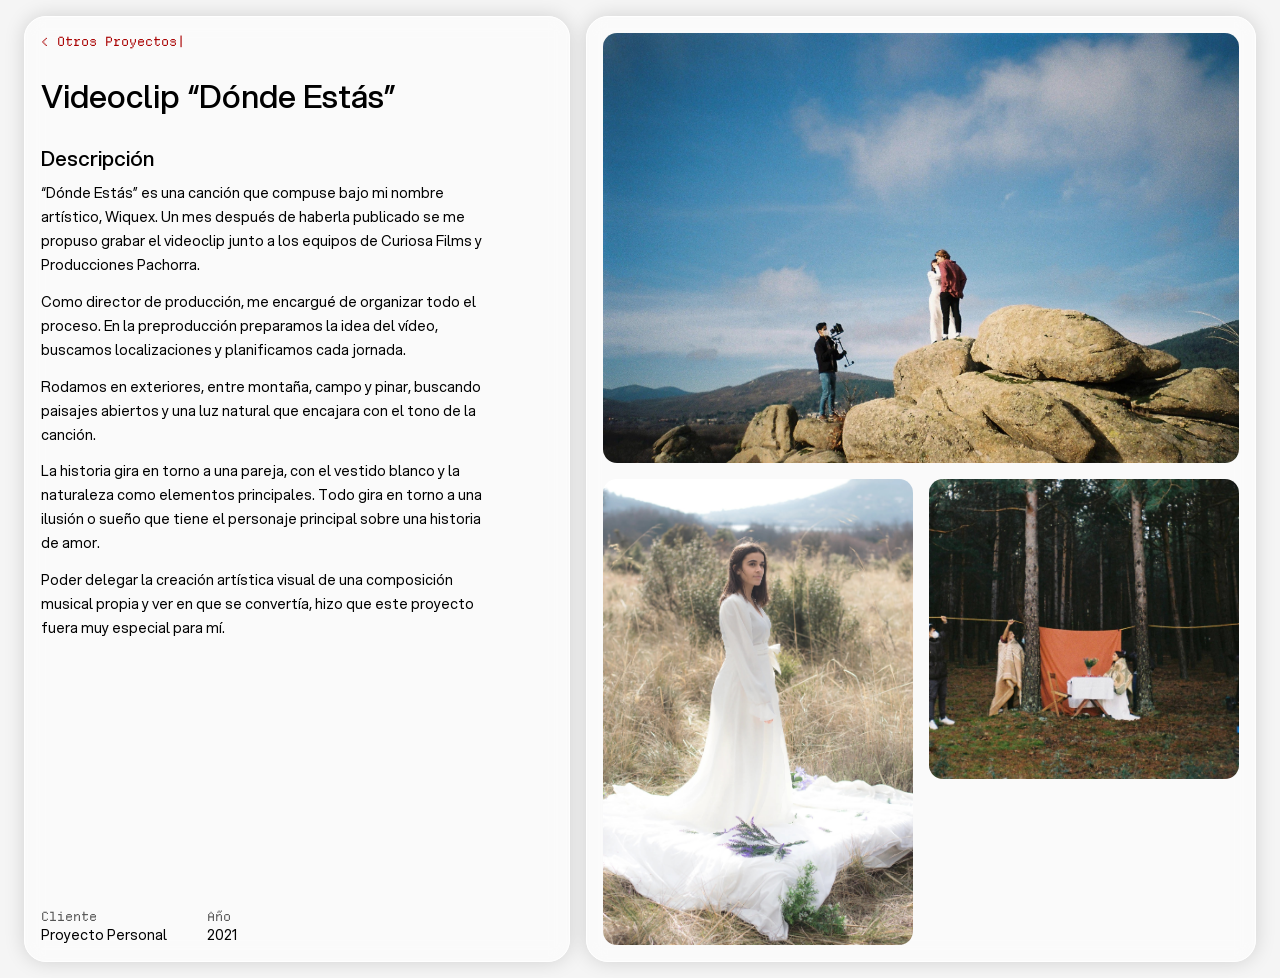
<file: projects/donde-estas.html>
<!DOCTYPE html>
<html lang="es">
<head>
    <meta charset="UTF-8">
    <meta name="viewport" content="width=device-width, initial-scale=1.0">
    <link rel="stylesheet" href="../css/reset.css">
    <link rel="stylesheet" href="../css/index.css">
    <link rel="stylesheet" href="../css/project.css">
    <link rel="icon" type="image/x-icon" href="../assets/logos/web-icon.ico">
    <title>Pablo Bueno</title>
</head>
<body>
    
    <main>
    <!-- PROJECT DETAILS - Videoclip Donde estas -->

        <div class="ProjectDetails">
            <section class="ProjectData Project-style">
                <div class="ProjectData-wrapper">
                    <button class="ProjectData-BackButton"> &lt; Otros Proyectos|</button>
                    <h2 class="ProjectData-title">Videoclip “Dónde Estás”</h2>

                    <div class="ProjectData-description-wrapper">
                        <h3 class="ProjectData-descriptionTitle">Descripción</h3>
                        <div class="ProjectData-decription">
                            <p class="description-text">
                                “Dónde Estás” es una canción que compuse bajo mi nombre artístico, Wiquex. Un mes después de haberla publicado se me propuso grabar el videoclip junto a los equipos de Curiosa Films y Producciones Pachorra.
                            </p>
                            <p class="description-text">
                                Como director de producción, me encargué de organizar todo el proceso. En la preproducción preparamos la idea del vídeo, buscamos localizaciones y planificamos cada jornada. 
                            </p>
                            <p class="description-text">
                                Rodamos en exteriores, entre montaña, campo y pinar, buscando paisajes abiertos y una luz natural que encajara con el tono de la canción.
                            </p>
                            <p class="description-text">
                                La historia gira en torno a una pareja, con el vestido blanco y la naturaleza como elementos principales. Todo gira en torno a una ilusión o sueño que tiene el personaje principal sobre una historia de amor.
                            </p>
                            <p class="description-text">
                                Poder delegar la creación artística visual de una composición musical propia y ver en que se convertía, hizo que este proyecto fuera muy especial para mí.
                            </p>
                        </div>
                    </div>
                </div>

                <div class="ProjectMetadata">
                    <div class="clientMetadata">
                        <!-- Creo que iria al revés? -->
                        <h4 class="client-title meta-title-style">Cliente</h4>
                        <p class="client-name meta-text-style">Proyecto Personal</p>
                    </div>
                    <div class="yearMetadata">
                        <!-- Creo que iria al revés? -->
                        <h4 class="year-title meta-title-style">Año</h4>
                        <p class="year-number meta-text-style">2021</p>
                    </div>
                </div>

            </section>

            <div class="ProjectGallery Project-style">
                <img src="../assets/images/dondeEstas/dnd_img_03.jpg" alt="#" class="ProjectGallery-img main-img" title="Making of montaña">
                <img src="../assets/images/dondeEstas/dnd_img_01.jpg" alt="#" class="ProjectGallery-img" title="Making of vestido">
                <img src="../assets/images/dondeEstas/dnd_img_05.jpg" alt="#" class="ProjectGallery-img" title="Making of bosque">
            </div>

        </div>
        
        <!-- / PROJECT DETAILS - Videoclip Donde estas -->

    </main>
</body>
</html>
</file>
<file: css/index.css>
:root {
    --bg-color: #F5F5F5 ;
    --white-primary: #FFFFFF;
    --white-primary-50: rgba(255, 255, 255, 0.5);
    --black-primary: #020A12;
    --black-textBlock: #313131;
    --black-secondary: #555555;
    --accent-color: #A90000;

    --border-radius-s: 8px;
    --border-radius-md: 14px;
    --border-radius-lg: 16px;
    --border-radius-xl: 22px;
    --border-radius-full: 100px;

    --font-sans: 'Aspekta', system-ui, sans-serif;
    --font-mono: 'Departure Mono', ui-monospace, monospace;

    --font-size-xxs: 0.7rem;
    --font-size-xs: 0.8rem;
    --font-size-s: 0.9rem;
    --font-size-m: 1.1rem;
    --font-size-title: 1.3rem;
    --font-size-heading: 2rem;
    --font-size-heading-sect: 4rem;

    --line-height-text: 1.5rem;
    --padding-page: 4rem;
    --padding-page-big: 4rem 12rem;
}


@font-face {
  font-family: 'Aspekta';
  /* src: url('assets/fonts/Aspekta/AspektaVF.woff2') format('woff2'); */
  src: url(../assets/fonts/Aspekta/AspektaVF.woff2) format('woff2');
  font-weight: 100 900;
  font-style: normal;
  font-display: swap;
}

@font-face {
  font-family: 'Departure Mono';
  src: url(../assets/fonts/DepartureMono-1.500/DepartureMono-Regular.woff2) format('woff2');
  font-weight: 400;
  font-style: normal;
  font-display: swap;
}


body {
    font-family: var(--font-sans);
    background-color: var(--bg-color);
}

.Hero {
    background-color: var(--bg-color);
    position: relative;
    z-index: 100;

    display: flex;
    justify-content: center;
    align-items: center;

    font-family: var(--font-mono);
    min-height: 100vh;
    .Hero-wrapper {
        display: grid;
        grid-template-columns: 1fr auto 1fr;
        align-items: end;
        column-gap: 3rem;

        width: 100%;
        padding: 0 var(--padding-page);
        max-height: 400px;
        /* width: 70%; */
        .Hero-name{
            justify-self: end;
            min-width: 250px;
            /* max-width: 90%; */
        }
        .Hero-anim {
            position: relative;
            background-color: #555555;
            width: 300px;
            aspect-ratio: 1/1;
            border-radius: var(--border-radius-md);
            overflow: hidden;
            .hero-anim-img {
                position: absolute;
                inset: 0;
                width: 100%;
                height: 100%;
                object-fit: cover;
            }
        }
        .Hero-jobs {
            display: flex;
            flex-direction: column;
            justify-content: start;
            align-items: start;
            justify-self: start;
            line-height: 1.3;
            padding-bottom: 14px; 
            font-size: var(--font-size-m);
        }
    }
    .Hero-decription {
        position: absolute;
        top: 5%;
        left: 5%;
        font-size: var(--font-size-xs);
    }
    .Hero-scroll {
        position: absolute;
        bottom: 4%;
        margin: 0 auto;
        font-size: var(--font-size-xs);
    }
}

.Header {
    position: fixed;
    z-index: 2;

    top: 20px;
    left: 25%;

    display: flex;
    align-items: center;
    justify-content: space-between;

    
    width: 50%;
    min-width: 720px;
    height: 62px;
    padding: 0 8px 0 22px;

    background: var(--white-primary-50);
    border: solid 1px var(--white-primary);
    -webkit-backdrop-filter: blur(9px);
    backdrop-filter: blur(9px);
    box-shadow: 0 0 20px rgba(0, 0, 0, 0.3);
    border-radius: var(--border-radius-full);

    .Header-logo {
        /* border: solid 1px red; */
        width: 8rem;
        max-height: 50%;
    }
    .Header-jobs {
        font-family: var(--font-mono);
        font-size: var(--font-size-xs);
        color: var(--black-secondary);
    }
    .Header-button{
        font-family: var(--font-mono);
        height: 46px;
        padding: 0 20px;
        display: flex;
        align-items: center;
        gap: 1px;
        border: 1px solid #fff;
        border-radius: 999px;
        overflow: hidden;

        background: rgba(255, 255, 255, 0.6);
        -webkit-backdrop-filter: blur(9px);
        backdrop-filter: blur(9px);
        box-shadow: 0 8px 30px rgba(2, 10, 18, 0.06),/* sombra exterior */inset 0 1px 0 rgba(255, 255, 255, 0.9); /* brillo del borde superior */

    }
}

/* MAIN */

/* GENERAL STYLES */

.services-title,
.InspoPanel-title,
.AboutHeader-subtitle,
.contact-title {
    font-size: var(--font-size-heading-sect);
    font-weight: 600;
    letter-spacing: -0.03em;
    line-height: 1.1;
    color: var(--black-primary);
    margin-bottom: 1rem;
}

.services-text, .InspoPanel-description, .contact-description {
    font-size: var(--font-size-title);
}
.servicesText-line  {
    font-size: var(--font-size-m);
}

.services-tag-wrapper,
.Skills-wrapper {
    display: flex;
    flex-wrap: wrap;
    gap: 0.5rem;
}
.services-tag,
.Skill {
    padding: 0.3rem 0.7rem;
    border: solid 1px var(--black-primary);
    border-radius: var(--border-radius-full);

    font-family: var(--font-mono);
    font-size: var(--font-size-xxs);
}

/* Carousel */

.ProjectCarousel {
    background-color: #555555;
    position: relative;

    min-height: 100vh;

    .Project-slide {
        position: absolute;
        /* background-color: #A90000; */
        width: 100%;
        height: 100vh;

        .Project-img {
            max-height: 100vh;
            object-fit: cover;
        }
        .Project-info {
            position: absolute;
            top: 20%;
            left: 5%;
            display: flex;
            flex-direction: column;
            justify-content: start;
            align-items: start;

            background: var(--white-primary-50);
            border: solid 1px var(--white-primary);
            -webkit-backdrop-filter: blur(9px);
            backdrop-filter: blur(9px);
            box-shadow: 0 0 20px rgba(0, 0, 0, 0.15);
            border-radius: var(--border-radius-full);

            padding: 1.2rem 2rem;

            .info-title {
                font-weight: 500;
                font-size: var(--font-size-title);
            }
            .info-description {
                font-family: var(--font-mono);
                font-size: var(--font-size-s);
                color: var(--black-secondary);
            }
        }
    }
    .Buttons {
        position: absolute;
        bottom: 5%;
        left: 5%;
        width: 90%;
        
        display: flex;
        justify-content: space-between;
        align-items: center;

        font-family: var(--font-mono);
        .button-style {
            background: var(--white-primary-50);
            border: solid 1px var(--white-primary);
            -webkit-backdrop-filter: blur(9px);
            backdrop-filter: blur(9px);
            box-shadow: 0 0 20px rgba(0, 0, 0, 0.15);
            border-radius: var(--border-radius-full);
        }
        .button {
            min-width: 50px;
            min-height: 50px;
        }
        .button-page {
            font-size: var(--font-size-xxs);
            padding: 0.6rem 1.2rem;
        }
    }
}




/* SERVICES */

.Services {
    display: flex;
    flex-direction: column;
    gap: 1.5rem;

    padding: var(--padding-page-big);

    .servicesText-wrapper {
        display: flex;
        align-items: center;
        gap: 1rem;

        font-size: var(--font-size-heading);
        color: var(--black-textBlock);
        .servicesText-rotator {
            position: relative;
            width: 80%;
            min-height: 2.8rem;
            .servicesText-placeholder {
                position: absolute;
                top: 0;
                left: 0;
                background-color: var(--accent-color);
                border-radius: var(--border-radius-s);

                font-family: var(--font-mono);
                font-size: var(--font-size-title);
                letter-spacing: 0;
                color: var(--white-primary);
                .servicesText-line {
                    background-color: var(--accent-color);
                    border-radius: var(--border-radius-s);
                    padding: 0.7rem 1rem;
                }
            }
        }
    }

    .services-list {
        display: grid;
        grid-template-columns: repeat(2, 1fr);
        gap: 2rem;
        margin-top: 4.5rem;

        .services-info {
            display: flex;
            flex-direction: column;
            gap: 0.5rem;
            .services-img {
                background-color: #313131;
                aspect-ratio: 10 / 7;
                object-fit: cover;
                margin-bottom: 0.5rem;
                border-radius: var(--border-radius-md);
            }
            .services-info-title {
                font-size: var(--font-size-title);
                font-weight: 500;
            }
            .services-info-description {
                font-size: var(--font-size-xs);
                color: var(--black-textBlock);
            }
        }
    }
}


/* Inspo panel */

.InspoPanel {
    overflow: hidden; /* el panel se recorta por la derecha */
    padding: var(--padding-page-big);

    .InspoPanel-description {
        margin-top: 0.8rem;
        font-size: var(--font-size-m);
        color: var(--black-textBlock);
    }

    .InspoPanel-wrapper {
        display: flex;
        flex-direction: column;
        gap: 6rem;
        margin-top: 9rem;

        .InspoPanel-row {
            display: flex;
            align-items: center;
            gap: 11rem;
        }
        .InspoPanel-row:nth-child(2) {
            margin-left: 10rem;
        }
        .InspoPanel-row:nth-child(3) {
            margin-left: 5.5rem;
        }

        .InspoPanel-project {
            flex: none;
            display: grid;
            grid-template-columns: 1fr auto;
            gap: 0.5rem 0.5rem;

            .project-art {
                grid-column: 1 / -1;
                object-fit: cover;
                margin-bottom: 0.3rem;
                border-radius: var(--border-radius-s);
            }
            .project-title {
                min-width: 0;
                overflow: hidden;
                text-overflow: ellipsis;
                white-space: nowrap;

                font-size: var(--font-size-s);
                font-weight: 500;
            }
            .project-type {
                grid-column: 2;
                grid-row: 2;
                align-self: center;

                font-family: var(--font-mono);
                font-size: var(--font-size-xxs);
                text-transform: uppercase;
                color: var(--black-secondary);
            }
            .project-description {
                grid-column: 1 / -1;

                font-family: var(--font-mono);
                font-size: var(--font-size-xxs);
                color: var(--black-secondary);
            }
        }

        .project-sm {
            width: 11.5rem;
            .project-art { aspect-ratio: 11 / 10; }
        }
        .project-md {
            width: 16.5rem;
            .project-art { aspect-ratio: 4 / 3; }
        }
        .project-lg {
            width: 25rem;
            .project-art { aspect-ratio: 16 / 10; }
        }
    }
}



/* About */

.AboutPage {
    display: grid;
    grid-template-columns: 1fr 2fr;
    gap: 3rem;

    padding: var(--padding-page-big);

    .About-profile {
        display: flex;
        flex-direction: column;
        align-items: start;
        gap: 1rem;

        .About-photo {
            border-radius: var(--border-radius-md);
            aspect-ratio: 4 / 5;
            object-fit: cover;
        }
        .About-badge {
            display: flex;
            align-items: center;
            gap: 0.5rem;
            padding: 0.5rem 0.9rem;

            background: var(--white-primary-50);
            -webkit-backdrop-filter: blur(9px);
            backdrop-filter: blur(9px);
            box-shadow: 0 0 20px rgba(0, 0, 0, 0.15);
            border-radius: var(--border-radius-full);

            .badge-dot {
                width: 0.4rem;
                height: 0.4rem;
                background-color: var(--accent-color);
                border-radius: var(--border-radius-full);
            }
            .badge-text {
                font-family: var(--font-mono);
                font-size: var(--font-size-xxs);
            }
        }
    }

    .About-info {
        display: flex;
        flex-direction: column;
        gap: 2.5rem;

        .AboutHeader-title,
        .AboutExp-title,
        .AboutEducation-title,
        .AboutSkills-title {
            font-family: var(--font-mono);
            font-size: var(--font-size-xxs);
            color: var(--black-secondary);
        }

        .AboutHeader {
            display: flex;
            flex-direction: column;
            gap: 0.5rem;
            .AboutHeader-role {
                font-family: var(--font-mono);
                font-size: var(--font-size-title);
            }
            .AboutHeader-bio {
                font-size: var(--font-size-s);
                line-height: 1.3;
                color: var(--black-textBlock);
            }
        }

        .AboutExp,
        .AboutEducation,
        .AboutSkills {
            display: flex;
            flex-direction: column;
            gap: 1rem;
        }

        .AboutExp-job,
        .AboutEducation-study {
            display: flex;
            gap: 0.9rem;

            .job-icon,
            .study-icon {
                flex: none;
                width: 2.25rem;
                height: 2.25rem;
                object-fit: cover;

                border-radius: var(--border-radius-full);
            }
            .job-title,
            .study-title {
                font-size: var(--font-size-s);
                font-weight: 500;
            }
            .job-company,
            .study-company,
            .job-date,
            .study-date {
                font-family: var(--font-mono);
                font-size: var(--font-size-xxs);
                color: var(--black-secondary);
            }
            .job-date,
            .study-date {
                opacity: 0.7;
            }
        }

        .AboutColumns-wrapper {
            display: grid;
            grid-template-columns: repeat(2, 1fr);
            gap: 2rem;
            margin-top: 1.5rem;
        }
    }
}


/* CONTACT-CONTAINER */

/* Contact */

.Contact {
    display: flex;
    justify-content: space-between;
    align-items: stretch;
    gap: 6rem;

    padding: var(--padding-page-big) 6rem;

    .Contact-info {
        display: flex;
        flex-direction: column;
        gap: 0.5rem;
        max-width: 27rem;

        .contact-description {
            color: var(--black-textBlock);
        }

        .contact-email {
            display: flex;
            justify-content: space-between;
            align-items: center;
            margin-top: 1rem;
            padding: 0.6rem 0.6rem 0.6rem 1.2rem;

            background: var(--white-primary-50);
            border: solid 1px var(--white-primary);
            -webkit-backdrop-filter: blur(9px);
            backdrop-filter: blur(9px);
            box-shadow: 0 0 20px rgba(0, 0, 0, 0.15);
            border-radius: var(--border-radius-lg);

            .email-text {
                font-size: var(--font-size-s);
                font-weight: 500;
            }
            .email-button {
                padding: 0.7rem 1rem;
                background-color: var(--white-primary);
                border-radius: var(--border-radius-full);

                font-family: var(--font-mono);
                font-size: var(--font-size-xxs);
            }
        }

        .contact-links {
            margin-top: 1.5rem;
            .contact-link {
                display: flex;
                align-items: baseline;
                gap: 0.6rem;
                padding: 0.9rem 0;
                border-bottom: solid 1px var(--line-color);

                font-size: var(--font-size-s);
                font-weight: 500;
                .link-user {
                    font-family: var(--font-mono);
                    font-size: var(--font-size-xxs);
                    font-weight: 400;
                    color: var(--black-secondary);
                }
                .link-arrow {
                    margin-left: auto;
                    font-size: var(--font-size-xs);
                }
            }
        }
    }

    /* Form */

    .ContactForm {
        flex-grow: 2;
        display: flex;
        flex-direction: column;
        gap: 1rem;
        padding: 1.5rem;
        min-width: 27rem;
        max-width: 35rem;

        background: var(--white-primary-50);
        border: solid 1px var(--white-primary);
        -webkit-backdrop-filter: blur(9px);
        backdrop-filter: blur(9px);
        box-shadow: 0 0 20px rgba(0, 0, 0, 0.15);
        border-radius: var(--border-radius-xl);


        .form-header {
            display: flex;
            flex-direction: column;
            gap: 0.2rem;
            .form-title {
                font-size: var(--font-size-title);
                font-weight: 500;
            }
            .form-subtitle {
                font-family: var(--font-mono);
                font-size: var(--font-size-xxs);
                color: var(--black-secondary);
            }
        }

        .form-field {
            display: flex;
            flex-direction: column;
            gap: 0.4rem;
            .form-label {
                font-family: var(--font-mono);
                font-size: var(--font-size-xxs);
                color: var(--black-secondary);
            }
            .form-input {
                padding: 0.7rem 0.8rem;
                background-color: var(--white-primary);
                border: solid 1px var(--black-primary);
                border-radius: var(--border-radius-sm);
                font-size: var(--font-size-xs);
            }
            .form-textarea {
                min-height: 6.5rem;
                resize: vertical;
            }
        }

        .form-chips {
            display: flex;
            flex-wrap: wrap;
            gap: 0.5rem;
            .form-chip {
                position: relative;
                padding: 0.3rem 0.7rem;
                border: solid 1px var(--black-primary);
                border-radius: var(--border-radius-full);

                font-family: var(--font-mono);
                font-size: var(--font-size-xxs);
                input {
                    position: absolute;
                    inset: 0;
                    opacity: 0;
                    cursor: pointer;
                }
            }
            .form-chip:has(input:checked) {
                background-color: var(--accent-color);
                border-color: var(--accent-color);
                color: var(--white-primary);
            }
        }

        .form-button {
            padding: 0.9rem;
            background-color: var(--accent-color);
            border-radius: var(--border-radius-full);
            box-shadow: 0 8px 20px rgba(169, 0, 0, 0.3);

            font-family: var(--font-mono);
            font-size: var(--font-size-xs);
            color: var(--white-primary);
        }
    }
}


/* Footer */

.Footer {
    display: grid;
    grid-template-columns: 1fr auto 1fr;
    margin: 0 ;
    padding: var(--padding-page-big) 1rem;
    border-top: solid 1px var(--line-color);

    font-family: var(--font-mono);
    font-size: var(--font-size-xxs);
    color: var(--black-secondary);
    .footer-top {
        justify-self: end;
    }
}
</file>
<file: css/project.css>
/* Projects detailed */

.ProjectDetails {
    display: flex;
    justify-content: center;
    /* align-items: center; */
    gap: 1rem;

    padding: 1rem;

    .Project-style {
        background: var(--white-primary-50);
        border: solid 1px var(--white-primary);
        -webkit-backdrop-filter: blur(9px);
        backdrop-filter: blur(9px);
        box-shadow: 0 0 20px rgba(0, 0, 0, 0.15);
        border-radius: var(--border-radius-xl);
        padding: 1rem;  
    }

    .ProjectData {
        display: flex;
        flex-direction: column;
        justify-content: space-between;
        gap: 1.5rem; 

        width: calc(45% - 1rem);
        .ProjectData-wrapper {
            display: flex;
            flex-direction: column;
            align-items: start;
            gap: 1.5rem; 
        }
        .ProjectData-BackButton {
            font-family: var(--font-mono);
            font-size: var(--font-size-xs);
            color: var(--accent-color);
        }
        .ProjectData-title{
            font-size: var(--font-size-heading);
            font-weight: 500;
        }
        .ProjectData-description-wrapper {
            display: flex;
            flex-direction: column;
            gap: 0.5rem;
            .ProjectData-descriptionTitle {
                font-size: var(--font-size-title);
                font-weight: 500;
            }
            .ProjectData-decription {
                font-size: var(--font-size-s);
                line-height: var(--line-height-text);
                font-weight: 400;
                width: 90%;
                .description-text {
                    margin-bottom: 0.8rem;
                }
            }
        }
    }

    .ProjectMetadata {
        display: flex;
        gap: 2.5rem;
        .meta-title-style {
            font-family: var(--font-mono);
            font-size: var(--font-size-xs);
            color: var(--black-secondary);
        }
        .meta-text-style {
            font-size: var(--font-size-s);
        }
    }
    
    .ProjectGallery {
        display: grid;
        grid-template-columns: repeat(2, 1fr);
        gap: 1rem;

        width: calc(55% - 1rem);
        .ProjectGallery-img {
            background-color: lightseagreen;
            border-radius: var(--border-radius-md);
            min-height: 300px;
            object-fit: cover;
        }
        .main-img {
            grid-column: span 2;
        }
    }
}
</file>
